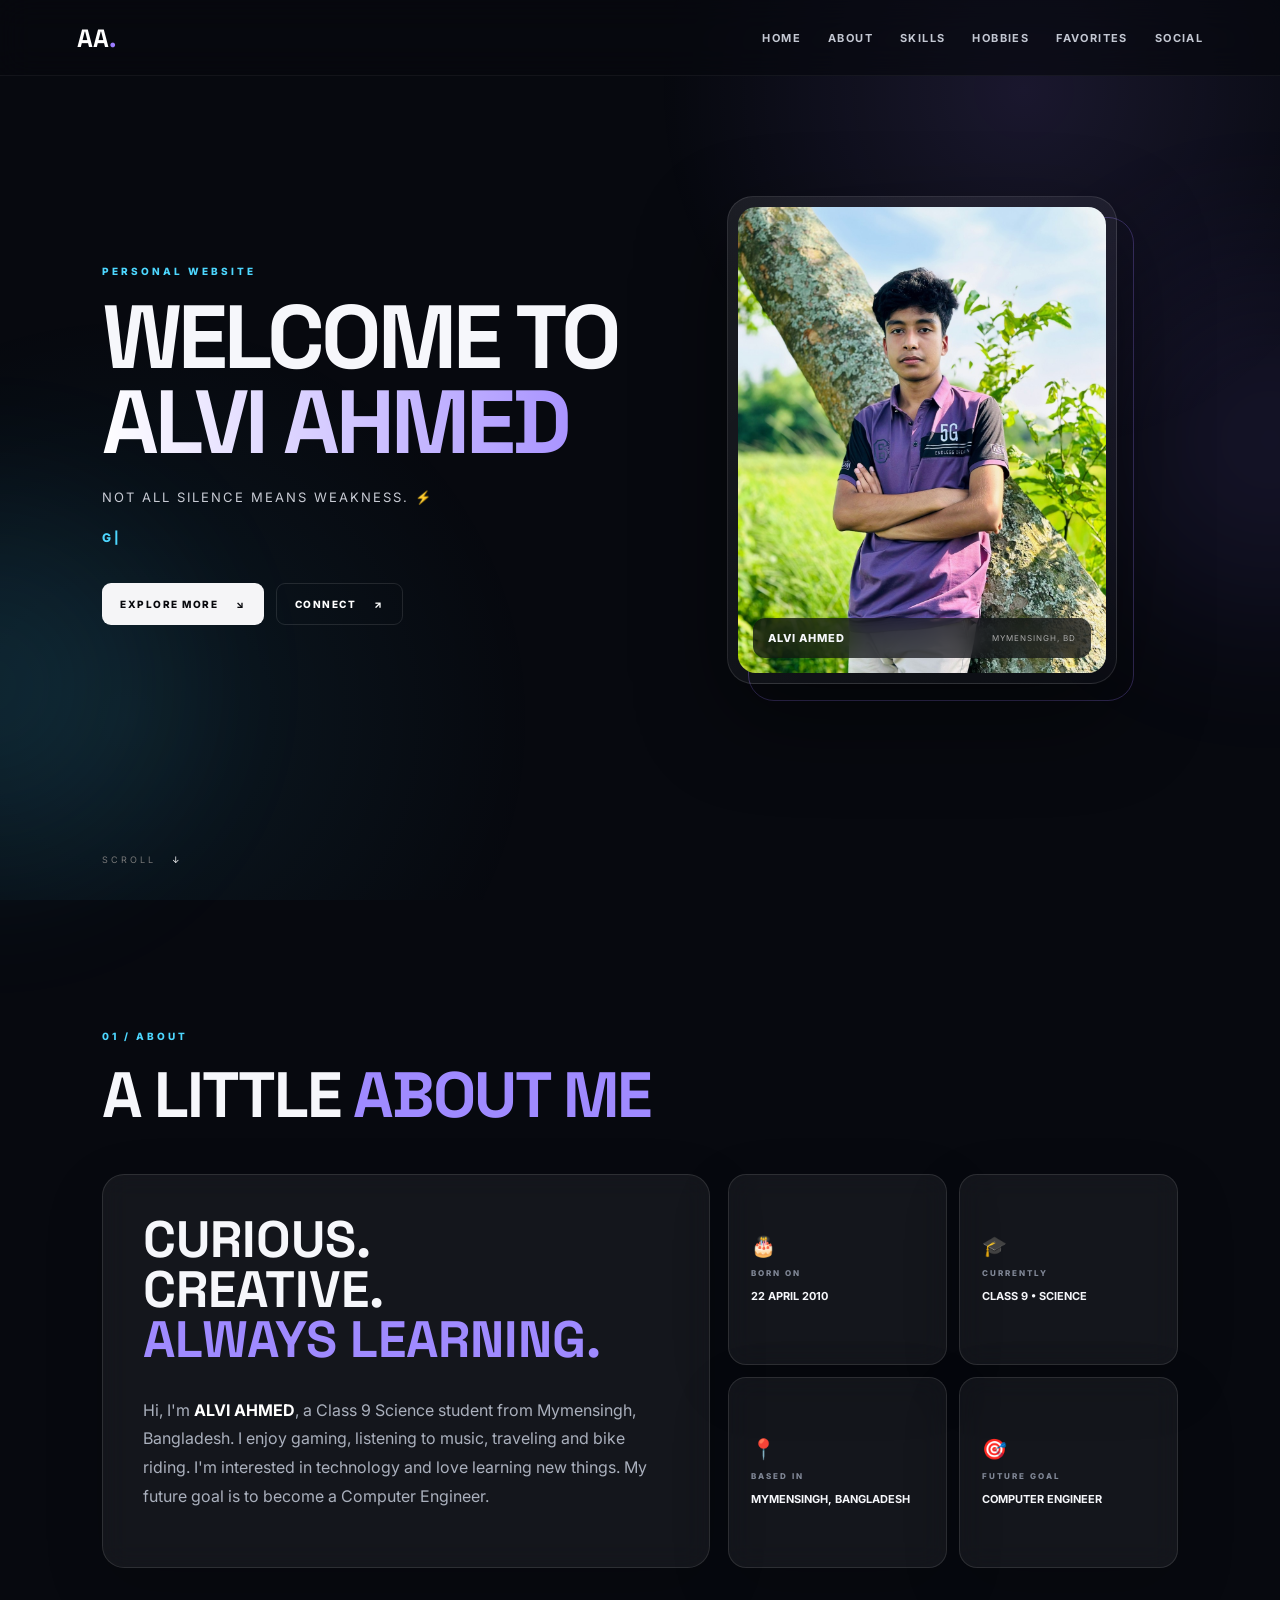
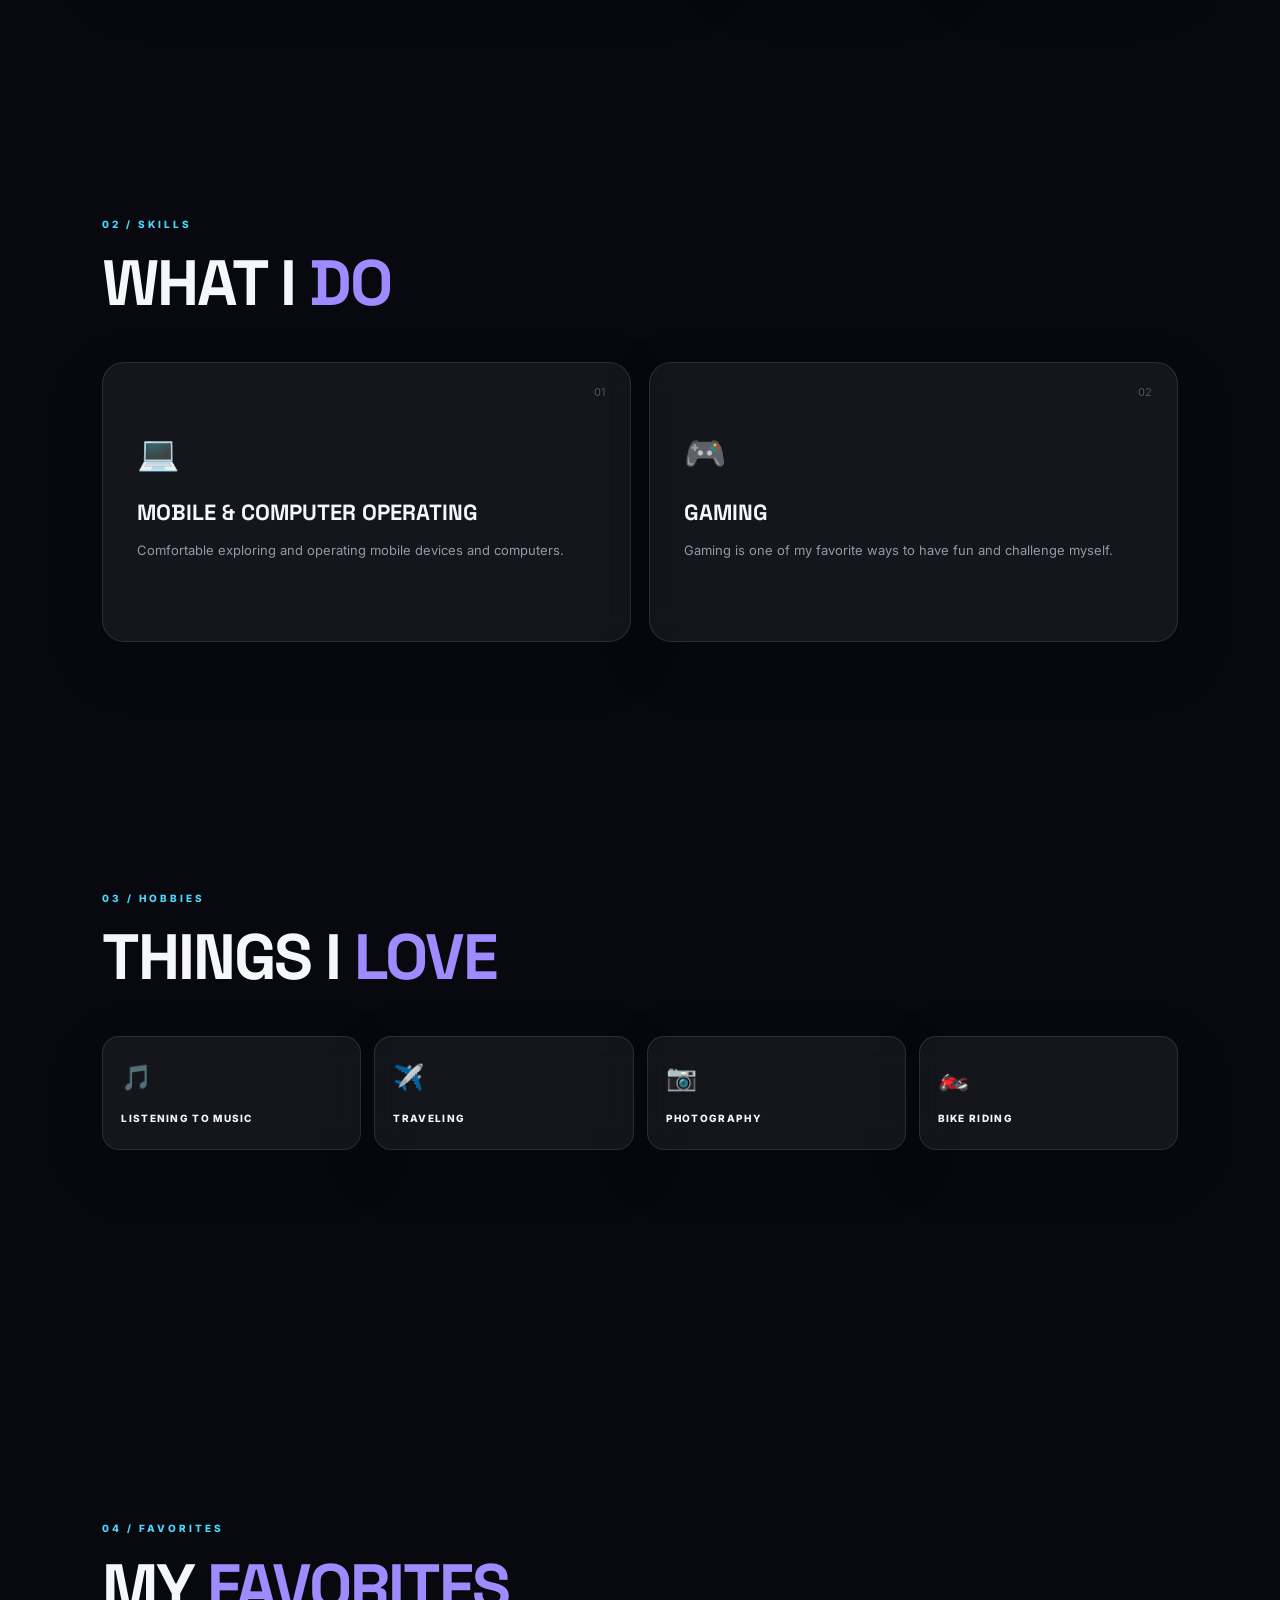
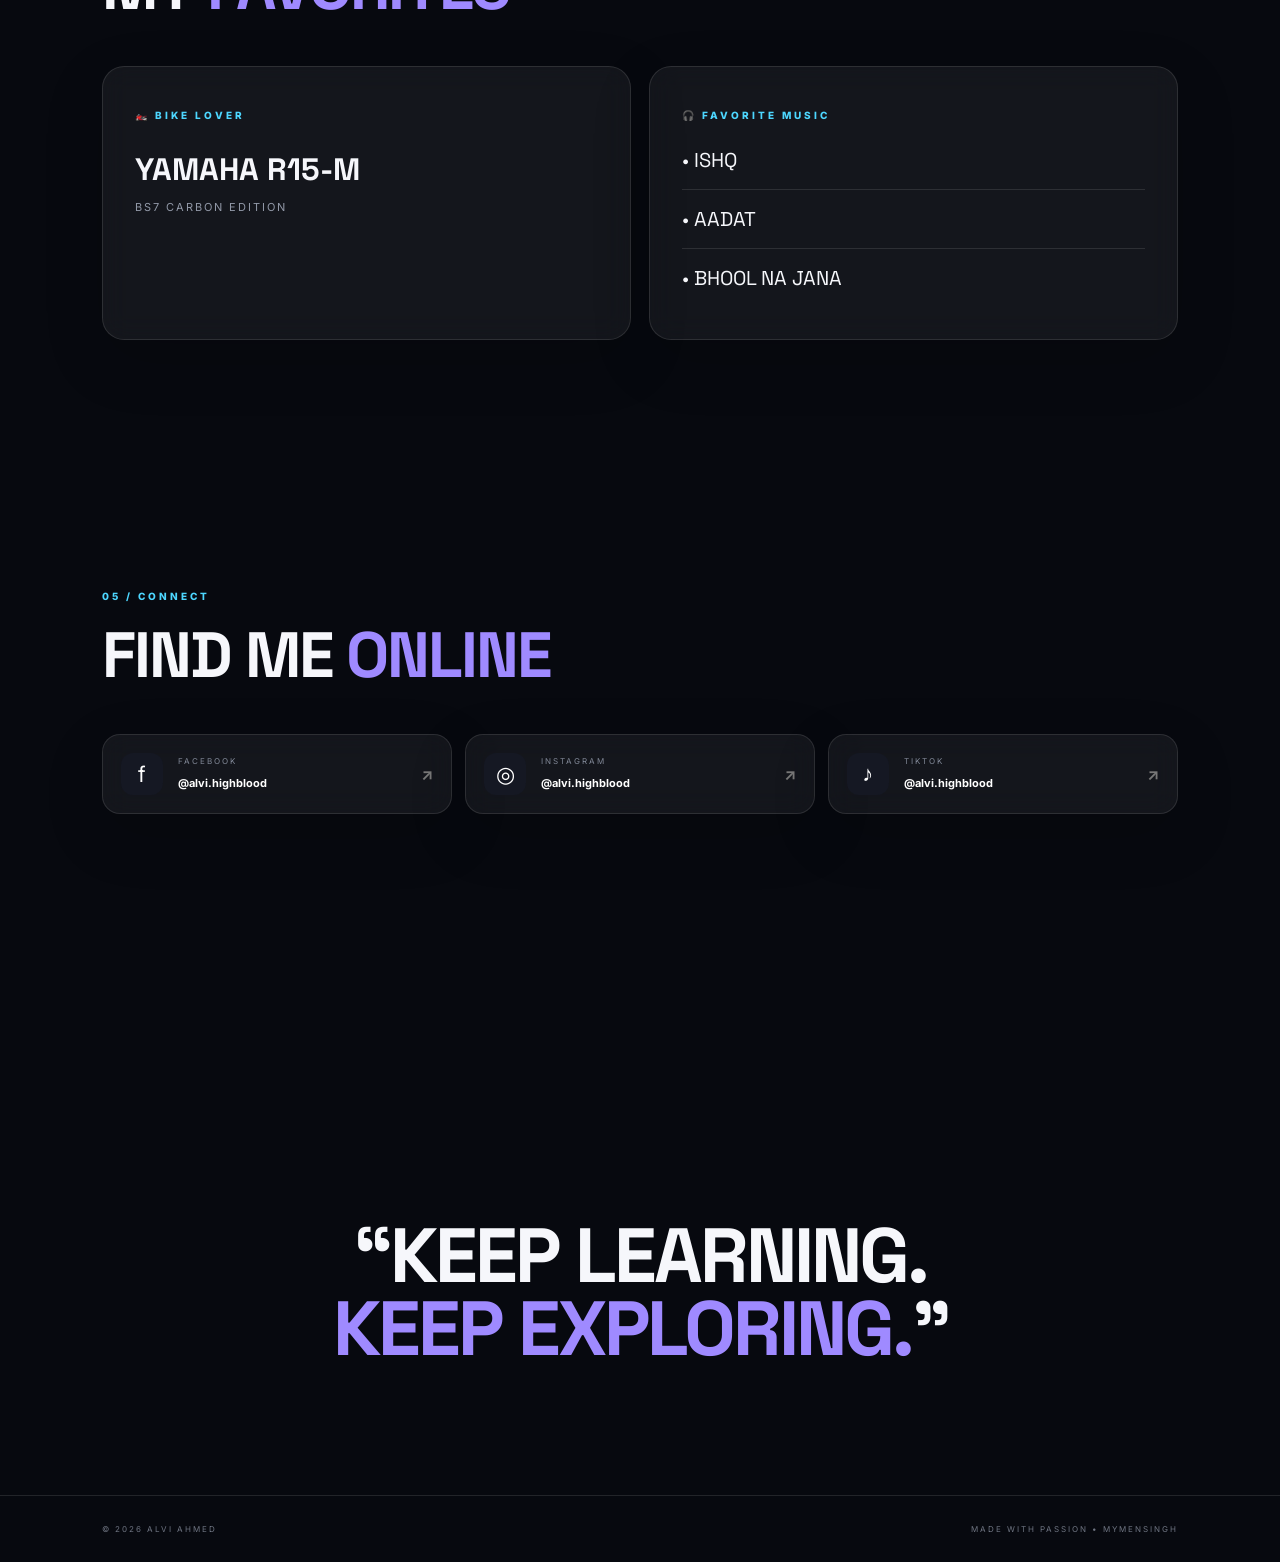
<file: index.html>
<!DOCTYPE html>
<html lang="en">
<head>
  <meta charset="UTF-8">
  <meta name="viewport" content="width=device-width, initial-scale=1.0">

  <title>ALVI AHMED | Personal Website</title>

  <meta name="description" content="Official personal website of ALVI AHMED — a student from Mymensingh, Bangladesh interested in technology, gaming, music, photography, traveling and bikes.">

  <meta name="keywords" content="ALVI AHMED, Alvi Ahmed, alvi-highblood, Mymensingh, Bangladesh, personal website, student, gamer, technology, photography, bikes">

  <meta name="author" content="ALVI AHMED">

  <meta name="robots" content="index, follow">
  <meta name="googlebot" content="index, follow">

  <meta name="theme-color" content="#07090f">

  <link rel="canonical" href="https://alvi-highblood.github.io/">

  <meta property="og:title" content="ALVI AHMED | Personal Website">
  <meta property="og:description" content="Official personal website of ALVI AHMED from Mymensingh, Bangladesh.">
  <meta property="og:type" content="website">
  <meta property="og:url" content="https://alvi-highblood.github.io/">
  <meta property="og:image" content="https://alvi-highblood.github.io/profile.jpg">

  <meta name="twitter:card" content="summary_large_image">
  <meta name="twitter:title" content="ALVI AHMED | Personal Website">
  <meta name="twitter:description" content="Official personal website of ALVI AHMED.">
  <meta name="twitter:image" content="https://alvi-highblood.github.io/profile.jpg">

  <link rel="preconnect" href="https://fonts.googleapis.com">
  <link rel="preconnect" href="https://fonts.gstatic.com" crossorigin>
  <link href="https://fonts.googleapis.com/css2?family=Inter:wght@400;500;600;700;800&family=Space+Grotesk:wght@500;600;700&display=swap" rel="stylesheet">

  <link rel="stylesheet" href="style.css">
</head>
<body>
  <div class="loader" id="loader"><div class="loader-ring"></div><span>LOADING</span></div>
  <div class="progress" id="progress"></div>
  <div class="orb orb-one"></div><div class="orb orb-two"></div>

  <header class="nav">
    <a class="brand" href="#home">AA<span>.</span></a>
    <button class="menu" id="menu" aria-label="Open menu"><span></span><span></span><span></span></button>
    <nav id="navLinks">
      <a href="#home">HOME</a><a href="#about">ABOUT</a><a href="#skills">SKILLS</a>
      <a href="#hobbies">HOBBIES</a><a href="#favorites">FAVORITES</a><a href="#social">SOCIAL</a>
    </nav>
  </header>

  <main>
    <section class="hero section" id="home">
      <div class="hero-copy reveal">
        <p class="eyebrow">PERSONAL WEBSITE</p>
        <h1>WELCOME TO<br><span>ALVI AHMED</span></h1>
        <p class="tagline">NOT ALL SILENCE MEANS WEAKNESS. <b>⚡</b></p>
        <div class="typing"><span id="typed"></span><span class="cursor">|</span></div>
        <div class="hero-actions">
          <a class="btn primary" href="#about">EXPLORE MORE <span>↘</span></a>
          <a class="btn ghost" href="#social">CONNECT <span>↗</span></a>
        </div>
      </div>
      <div class="hero-photo reveal">
        <div class="photo-frame">
          <div class="photo-glow"></div>
          <img src="profile.jpg" alt="ALVI AHMED profile photo">
          <div class="photo-label"><span>ALVI AHMED</span><small>MYMENSINGH, BD</small></div>
        </div>
      </div>
      <div class="scroll-cue">SCROLL <span>↓</span></div>
    </section>

    <section class="section" id="about">
      <div class="section-head reveal"><p class="eyebrow">01 / ABOUT</p><h2>A LITTLE <span>ABOUT ME</span></h2></div>
      <div class="about-grid">
        <div class="bio-card glass reveal">
          <p class="big-text">CURIOUS.<br>CREATIVE.<br><span>ALWAYS LEARNING.</span></p>
          <p>Hi, I'm <strong>ALVI AHMED</strong>, a Class 9 Science student from Mymensingh, Bangladesh. I enjoy gaming, listening to music, traveling and bike riding. I'm interested in technology and love learning new things. My future goal is to become a Computer Engineer.</p>
        </div>
        <div class="details-grid">
          <div class="info-card glass reveal"><span>🎂</span><small>BORN ON</small><strong>22 APRIL 2010</strong></div>
          <div class="info-card glass reveal"><span>🎓</span><small>CURRENTLY</small><strong>CLASS 9 • SCIENCE</strong></div>
          <div class="info-card glass reveal"><span>📍</span><small>BASED IN</small><strong>MYMENSINGH, BANGLADESH</strong></div>
          <div class="info-card glass reveal"><span>🎯</span><small>FUTURE GOAL</small><strong>COMPUTER ENGINEER</strong></div>
        </div>
      </div>
    </section>

    <section class="section" id="skills">
      <div class="section-head reveal"><p class="eyebrow">02 / SKILLS</p><h2>WHAT I <span>DO</span></h2></div>
      <div class="cards two">
        <article class="feature-card glass reveal"><div class="num">01</div><div class="icon">💻</div><h3>MOBILE & COMPUTER OPERATING</h3><p>Comfortable exploring and operating mobile devices and computers.</p></article>
        <article class="feature-card glass reveal"><div class="num">02</div><div class="icon">🎮</div><h3>GAMING</h3><p>Gaming is one of my favorite ways to have fun and challenge myself.</p></article>
      </div>
    </section>

    <section class="section" id="hobbies">
      <div class="section-head reveal"><p class="eyebrow">03 / HOBBIES</p><h2>THINGS I <span>LOVE</span></h2></div>
      <div class="hobby-grid">
        <div class="hobby glass reveal">🎵 <span>LISTENING TO MUSIC</span></div>
        <div class="hobby glass reveal">✈️ <span>TRAVELING</span></div>
        <div class="hobby glass reveal">📷 <span>PHOTOGRAPHY</span></div>
        <div class="hobby glass reveal">🏍️ <span>BIKE RIDING</span></div>
      </div>
    </section>

    <section class="section" id="favorites">
      <div class="section-head reveal"><p class="eyebrow">04 / FAVORITES</p><h2>MY <span>FAVORITES</span></h2></div>
      <div class="favorites-grid">
        <article class="favorite-bike glass reveal">
          <p class="mini-label">🏍️ BIKE LOVER</p>
          <h3>YAMAHA R15-M</h3>
          <p>BS7 CARBON EDITION</p>
        </article>
        <article class="music-card glass reveal">
          <p class="mini-label">🎧 FAVORITE MUSIC</p>
          <div class="song">• ISHQ</div><div class="song">• AADAT</div><div class="song">• BHOOL NA JANA</div>
        </article>
      </div>
    </section>

    <section class="section" id="social">
      <div class="section-head reveal"><p class="eyebrow">05 / CONNECT</p><h2>FIND ME <span>ONLINE</span></h2></div>
      <div class="social-grid">
        <a class="social glass reveal" href="https://www.facebook.com/alvi.highblood" target="_blank" rel="noopener"><span>f</span><div><small>FACEBOOK</small><strong>@alvi.highblood</strong></div><b>↗</b></a>
        <a class="social glass reveal" href="https://www.instagram.com/alvi.highblood" target="_blank" rel="noopener"><span>◎</span><div><small>INSTAGRAM</small><strong>@alvi.highblood</strong></div><b>↗</b></a>
        <a class="social glass reveal" href="https://www.tiktok.com/@alvi.highblood" target="_blank" rel="noopener"><span>♪</span><div><small>TIKTOK</small><strong>@alvi.highblood</strong></div><b>↗</b></a>
      </div>
    </section>

    <section class="section final-note">
      <div class="quote reveal">“KEEP LEARNING.<br><span>KEEP EXPLORING.</span>”</div>
    </section>
  </main>

  <footer><span>© <span id="year"></span> ALVI AHMED</span><span>MADE WITH PASSION • MYMENSINGH</span></footer>
  <button id="top" class="top" aria-label="Back to top">↑</button>
  <script src="script.js"></script>
</body>
</html>
</file>
<file: style.css>
:root{
  --bg:#07090f;--card:rgba(255,255,255,.055);--line:rgba(255,255,255,.11);
  --text:#f6f7fb;--muted:#9da4b3;--accent:#9b7cff;--accent2:#4dd7ff;
}
*{box-sizing:border-box}html{scroll-behavior:smooth}body{margin:0;background:var(--bg);color:var(--text);font-family:Inter,Arial,sans-serif;overflow-x:hidden}
body:before{content:"";position:fixed;inset:0;pointer-events:none;background:radial-gradient(circle at 80% 10%,rgba(155,124,255,.13),transparent 28%),radial-gradient(circle at 10% 80%,rgba(77,215,255,.08),transparent 30%);z-index:-2}
.loader{position:fixed;inset:0;background:#07090f;z-index:9999;display:flex;align-items:center;justify-content:center;flex-direction:column;gap:18px;font-size:11px;letter-spacing:4px;transition:.6s}.loader-ring{width:44px;height:44px;border:2px solid #252a38;border-top-color:var(--accent);border-radius:50%;animation:spin 1s linear infinite}.loader.hide{opacity:0;pointer-events:none}
@keyframes spin{to{transform:rotate(360deg)}}.progress{position:fixed;top:0;left:0;width:0;height:2px;background:linear-gradient(90deg,var(--accent),var(--accent2));z-index:1000}
.orb{position:fixed;width:340px;height:340px;border-radius:50%;filter:blur(90px);opacity:.11;pointer-events:none;z-index:-1}.orb-one{background:#8c6cff;right:-160px;top:30%}.orb-two{background:#38cfff;left:-180px;bottom:5%}
.nav{position:fixed;top:0;left:0;right:0;height:76px;display:flex;align-items:center;justify-content:space-between;padding:0 6vw;z-index:50;background:rgba(7,9,15,.65);backdrop-filter:blur(16px);border-bottom:1px solid rgba(255,255,255,.05)}
.brand{font-family:"Space Grotesk";font-size:25px;font-weight:700;color:white;text-decoration:none}.brand span{color:var(--accent)}
nav{display:flex;gap:27px}nav a{color:#c4c8d3;text-decoration:none;font-size:11px;font-weight:700;letter-spacing:1.4px;transition:.25s}nav a:hover{color:#fff}
.menu{display:none;background:none;border:0}.menu span{display:block;width:25px;height:2px;background:white;margin:5px}
.section{min-height:70vh;padding:120px 8vw;position:relative}.hero{min-height:100vh;display:grid;grid-template-columns:1.05fr .95fr;align-items:center;padding-top:100px}
.hero-copy{max-width:720px}.eyebrow,.mini-label{font-size:10px;letter-spacing:3px;color:var(--accent2);font-weight:800}.hero h1{font-family:"Space Grotesk";font-size:clamp(45px,7vw,92px);line-height:.94;margin:18px 0 25px;letter-spacing:-4px}.hero h1 span{background:linear-gradient(90deg,#fff,#a994ff);-webkit-background-clip:text;background-clip:text;color:transparent}.tagline{color:#c8cbd4;font-size:13px;letter-spacing:2px}.typing{height:28px;margin:25px 0;color:var(--accent2);font-size:12px;font-weight:800;letter-spacing:3px}.cursor{animation:blink .7s infinite}@keyframes blink{50%{opacity:0}}
.hero-actions{display:flex;gap:12px}.btn{display:inline-flex;align-items:center;gap:18px;padding:14px 18px;border-radius:9px;text-decoration:none;font-size:10px;letter-spacing:1.5px;font-weight:800}.btn.primary{background:#f5f5f7;color:#08090d}.btn.ghost{border:1px solid var(--line);color:white}.btn:hover{transform:translateY(-2px)}
.hero-photo{display:flex;justify-content:center}.photo-frame{width:min(390px,78vw);aspect-ratio:4/5;position:relative;border:1px solid var(--line);padding:10px;border-radius:26px;background:linear-gradient(145deg,rgba(255,255,255,.08),rgba(255,255,255,.02));box-shadow:0 35px 90px rgba(0,0,0,.45)}.photo-frame:after{content:"";position:absolute;inset:20px -18px -18px 20px;border:1px solid rgba(155,124,255,.3);border-radius:26px;z-index:-1}.photo-frame img{width:100%;height:100%;object-fit:cover;border-radius:18px;display:block;background:#151822}.photo-label{position:absolute;bottom:25px;left:25px;right:25px;padding:13px 15px;border-radius:12px;background:rgba(5,7,12,.68);backdrop-filter:blur(14px);display:flex;justify-content:space-between;align-items:center}.photo-label span{font-size:11px;font-weight:800;letter-spacing:1px}.photo-label small{font-size:8px;color:#aaa;letter-spacing:1px}.scroll-cue{position:absolute;bottom:35px;left:8vw;font-size:9px;letter-spacing:3px;color:#777}.scroll-cue span{color:white;margin-left:10px}
.section-head{margin-bottom:38px}.section-head h2{font-family:"Space Grotesk";font-size:clamp(34px,5vw,64px);margin:12px 0;letter-spacing:-2px}.section-head h2 span{color:#9f8aff}.about-grid{display:grid;grid-template-columns:1.15fr .85fr;gap:18px}.glass{background:var(--card);border:1px solid var(--line);backdrop-filter:blur(14px);box-shadow:0 20px 60px rgba(0,0,0,.16)}.bio-card{padding:40px;border-radius:22px}.big-text{font-family:"Space Grotesk";font-size:clamp(28px,4vw,52px);line-height:.98;font-weight:700;margin:0 0 30px}.big-text span{color:#9f8aff}.bio-card>p:last-child{color:#aab0bd;line-height:1.8;max-width:680px}.bio-card strong{color:white}.details-grid{display:grid;grid-template-columns:1fr 1fr;gap:12px}.info-card{padding:22px;border-radius:18px;display:flex;flex-direction:column;gap:10px;justify-content:center}.info-card span{font-size:20px}.info-card small{font-size:8px;letter-spacing:2px;color:#818897;font-weight:800}.info-card strong{font-size:11px;line-height:1.5}
.cards.two{display:grid;grid-template-columns:1fr 1fr;gap:18px}.feature-card{border-radius:22px;padding:34px;min-height:280px;position:relative;overflow:hidden}.feature-card .num{position:absolute;right:25px;top:22px;color:#4d5260;font-size:11px}.feature-card .icon{font-size:34px;margin:35px 0 25px}.feature-card h3{font-family:"Space Grotesk";font-size:22px;margin:0 0 12px}.feature-card p{color:#9299a8;line-height:1.7;font-size:13px}
.hobby-grid{display:grid;grid-template-columns:repeat(4,1fr);gap:13px}.hobby{padding:25px 18px;border-radius:17px;display:flex;flex-direction:column;gap:20px;font-size:25px}.hobby span{font-size:10px;letter-spacing:1.3px;font-weight:800}
.favorites-grid{display:grid;grid-template-columns:1fr 1fr;gap:18px}.favorite-bike,.music-card{border-radius:22px;padding:32px}.favorite-bike h3{font-family:"Space Grotesk";font-size:31px;margin:28px 0 7px}.favorite-bike>p:last-child{color:#9299a8;letter-spacing:2px;font-size:11px}.song{font-family:"Space Grotesk";font-size:20px;padding:16px 0;border-bottom:1px solid var(--line)}.song:last-child{border:0}
.social-grid{display:grid;grid-template-columns:repeat(3,1fr);gap:13px}.social{border-radius:18px;padding:18px;display:flex;align-items:center;gap:15px;text-decoration:none;color:white;transition:.25s}.social:hover,.hobby:hover,.feature-card:hover,.info-card:hover{transform:translateY(-5px);border-color:rgba(155,124,255,.35)}.social>span{width:42px;height:42px;border-radius:12px;background:#151823;display:grid;place-items:center;font-size:22px}.social div{flex:1}.social small{display:block;color:#818897;font-size:8px;letter-spacing:2px;margin-bottom:5px}.social strong{font-size:11px}.social b{color:#777}
.final-note{min-height:45vh;display:grid;place-items:center;text-align:center}.quote{font-family:"Space Grotesk";font-size:clamp(35px,6vw,80px);line-height:.95;font-weight:700;letter-spacing:-3px}.quote span{color:#9f8aff}footer{padding:28px 8vw;border-top:1px solid var(--line);display:flex;justify-content:space-between;color:#6f7582;font-size:8px;letter-spacing:2px}.top{position:fixed;right:20px;bottom:20px;width:40px;height:40px;border:1px solid var(--line);border-radius:50%;background:#11141d;color:white;opacity:0;pointer-events:none;transition:.3s}.top.show{opacity:1;pointer-events:auto}.reveal{opacity:0;transform:translateY(25px);transition:opacity .7s ease,transform .7s ease}.reveal.visible{opacity:1;transform:none}
@media(max-width:850px){.nav{padding:0 5vw}nav{position:absolute;top:76px;left:5vw;right:5vw;padding:18px;display:none;flex-direction:column;background:#0b0e16;border:1px solid var(--line);border-radius:15px}nav.open{display:flex}.menu{display:block}.hero{grid-template-columns:1fr;gap:50px;padding-top:125px}.hero-photo{order:-1}.photo-frame{width:min(300px,72vw)}.hero h1{font-size:clamp(42px,12vw,68px);letter-spacing:-3px}.scroll-cue{display:none}.section{padding:90px 5vw}.about-grid,.cards.two,.favorites-grid{grid-template-columns:1fr}.hobby-grid{grid-template-columns:1fr 1fr}.social-grid{grid-template-columns:1fr}.details-grid{gap:9px}.info-card{padding:18px}}
@media(max-width:460px){.details-grid{grid-template-columns:1fr}.hobby-grid{grid-template-columns:1fr}.photo-label small{display:none}footer{flex-direction:column;gap:10px}}
</file>
